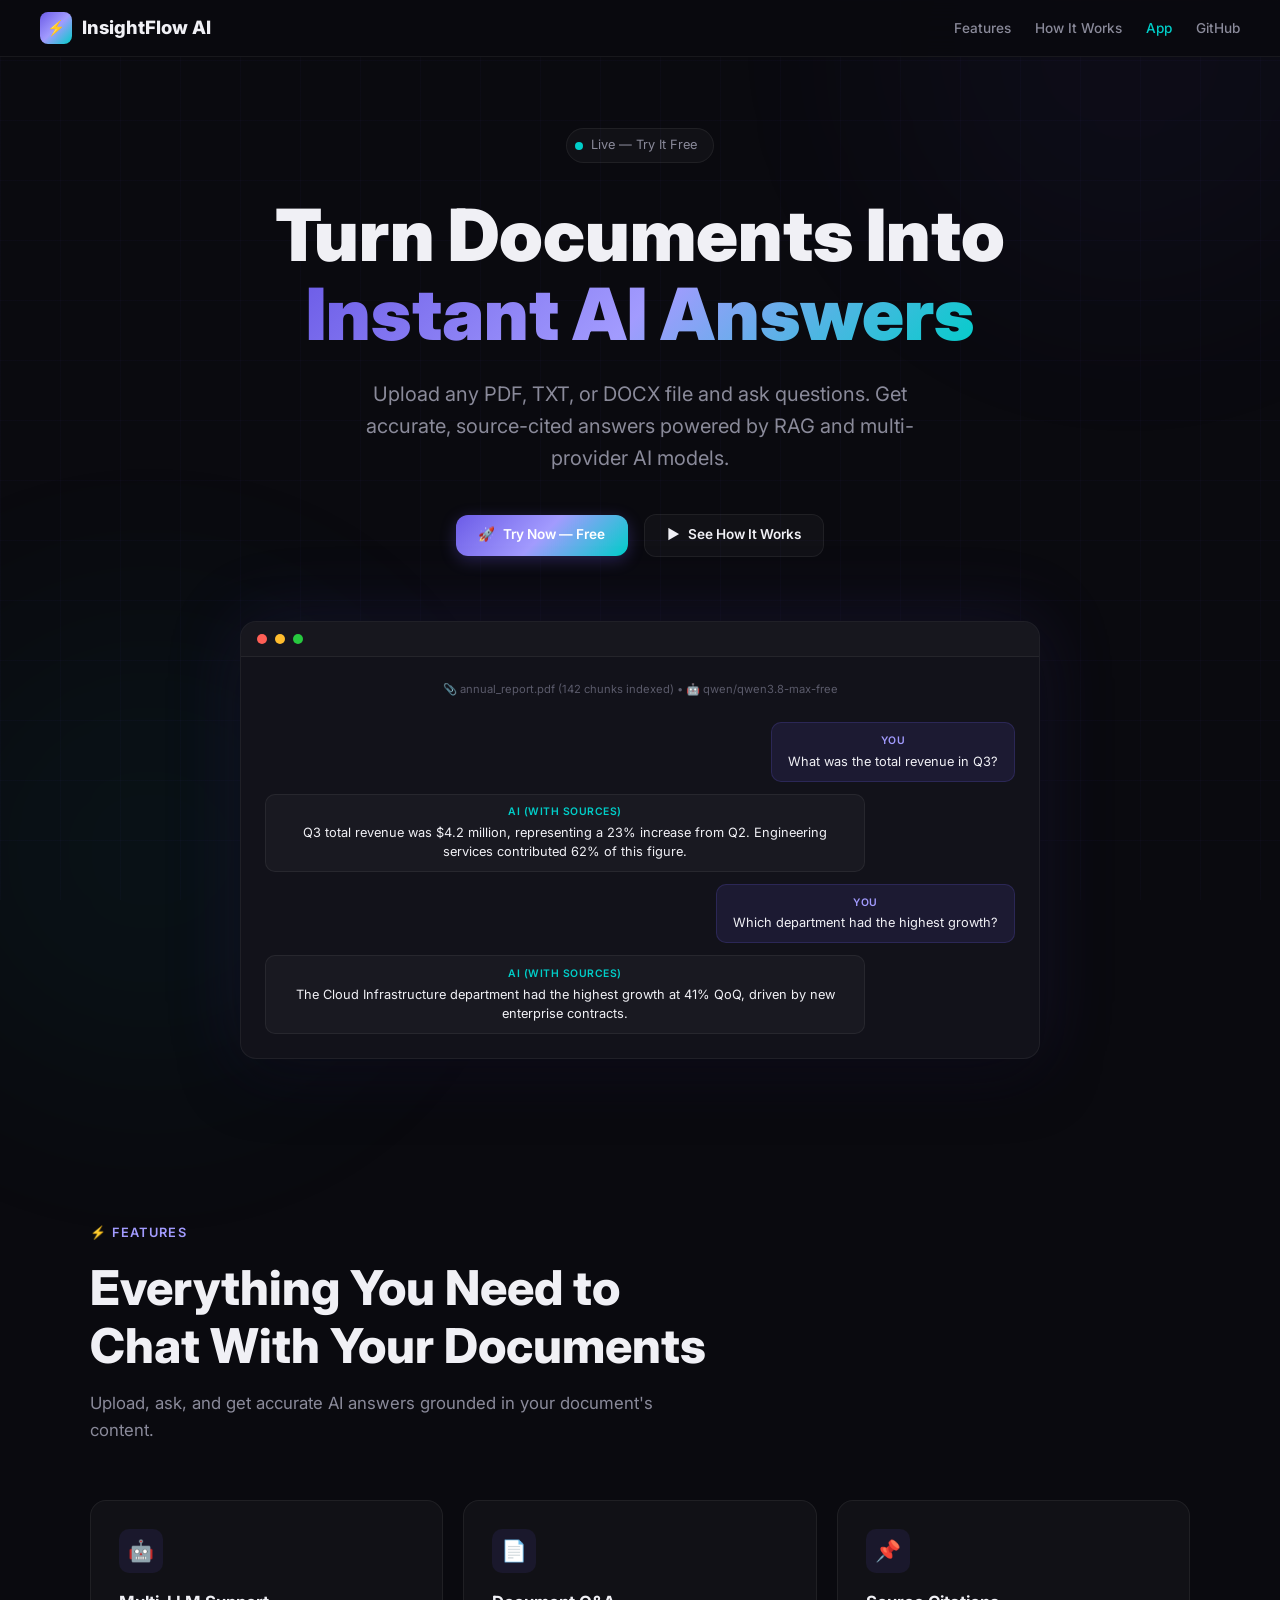
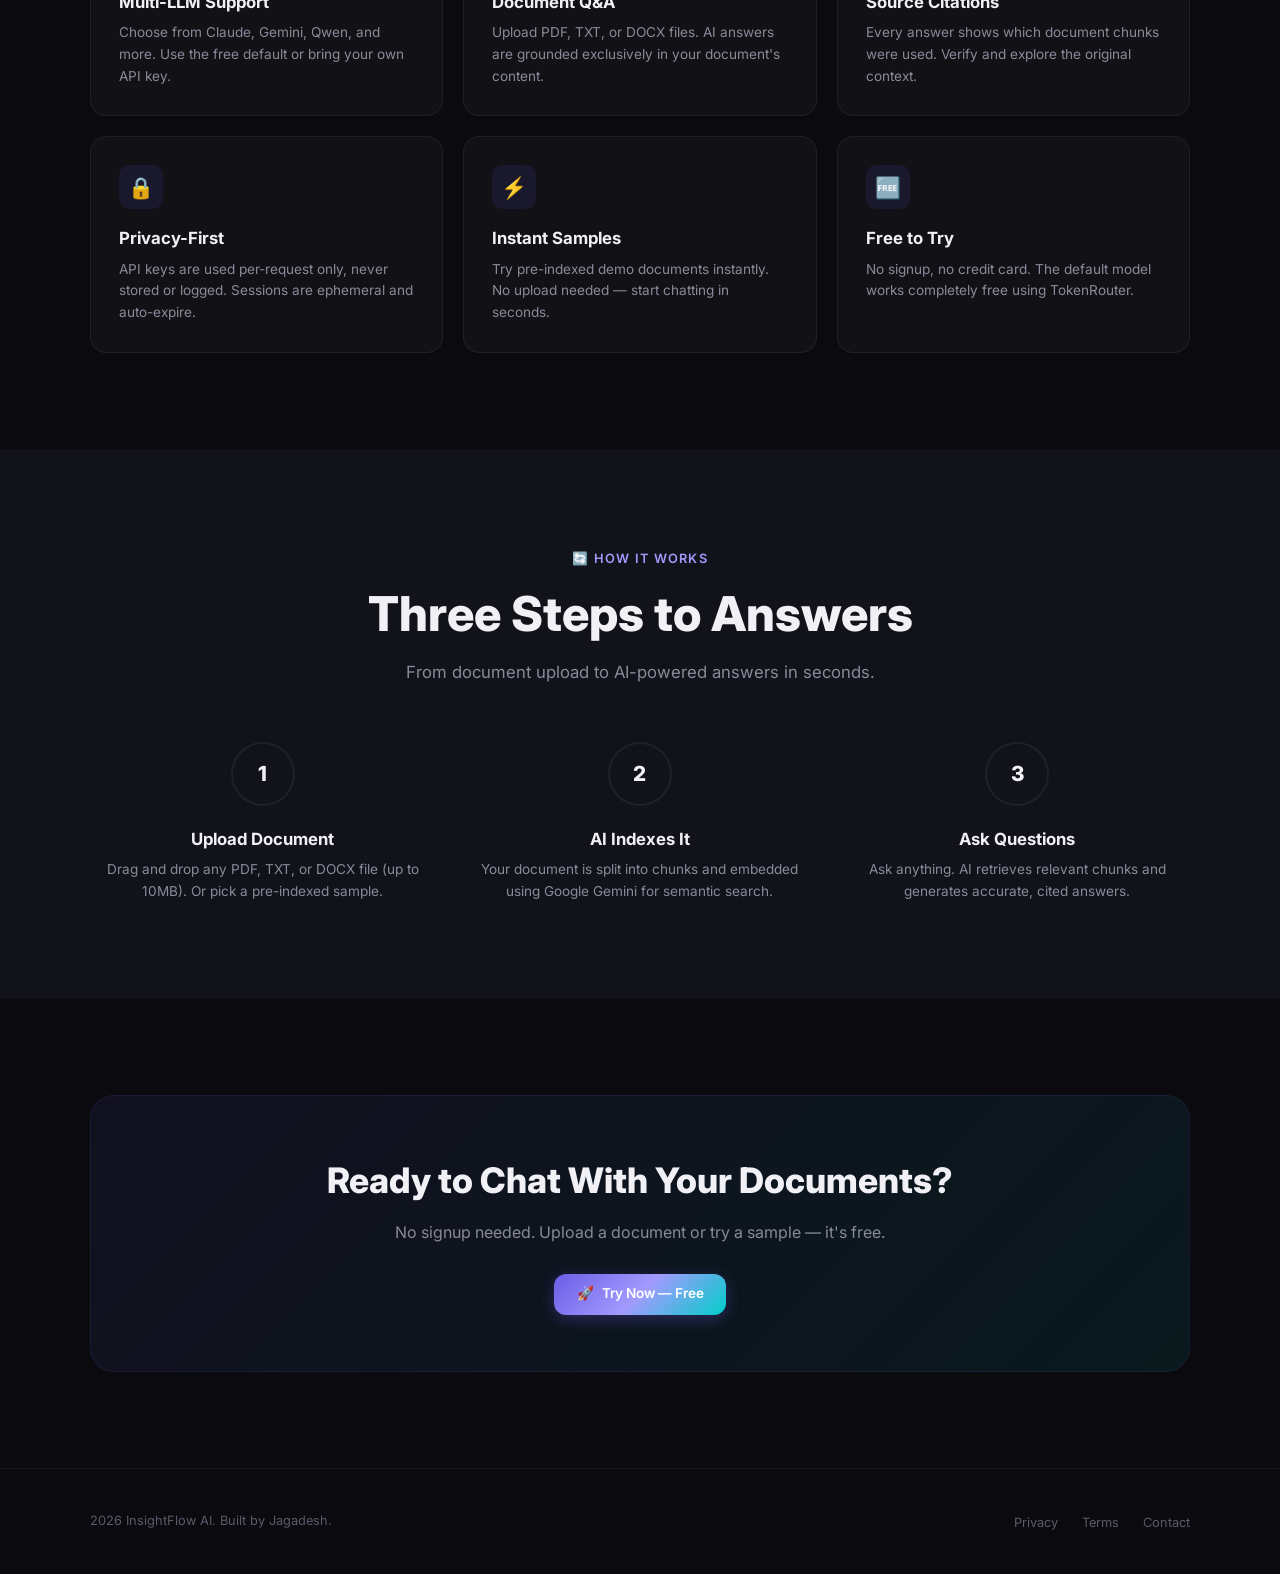
<file: index.html>
<!DOCTYPE html>
<html lang="en">
<head>
    <meta charset="UTF-8">
    <meta name="viewport" content="width=device-width, initial-scale=1.0">
    <title>InsightFlow AI — Document Q&A Powered by RAG</title>
    <meta name="description" content="Upload any PDF, TXT, or DOCX file and ask questions — get AI-powered answers with source citations using Retrieval Augmented Generation.">
    <link rel="icon" type="image/svg+xml" href="data:image/svg+xml,<svg xmlns='http://www.w3.org/2000/svg' viewBox='0 0 100 100'><text y='.9em' font-size='90'>⚡</text></svg>">
    <link rel="stylesheet" href="assets/css/common.css">
    <link rel="stylesheet" href="assets/css/landing.css">
</head>
<body>
    <!-- Background Effects -->
    <div class="bg-grid"></div>
    <div class="bg-glow bg-glow-1"></div>
    <div class="bg-glow bg-glow-2"></div>

    <!-- Navbar -->
    <nav class="navbar">
        <div class="navbar-inner">
            <a href="#" class="logo">
                <div class="logo-icon">⚡</div>
                InsightFlow AI
            </a>
            <ul class="nav-links">
                <li><a href="#features">Features</a></li>
                <li><a href="#how-it-works">How It Works</a></li>
                <li><a href="app/" class="active">App</a></li>
                <li><a href="https://github.com/jagadeshlav/InsightFlow-AI-" target="_blank">GitHub</a></li>
            </ul>
        </div>
    </nav>

    <!-- Hero -->
    <section class="hero">
        <div class="hero-badge">
            <div class="hero-badge-dot"></div>
            Live — Try It Free
        </div>
        <h1>
            Turn Documents Into<br>
            <span class="gradient-text">Instant AI Answers</span>
        </h1>
        <p>
            Upload any PDF, TXT, or DOCX file and ask questions. Get accurate, source-cited answers powered by RAG and multi-provider AI models.
        </p>
        <div class="hero-cta">
            <a href="app/" class="btn btn-primary">
                <span>🚀</span> Try Now — Free
            </a>
            <a href="#how-it-works" class="btn btn-secondary">
                <span>▶</span> See How It Works
            </a>
        </div>

        <!-- Hero Visual: Chat Preview -->
        <div class="hero-visual">
            <div class="browser-window">
                <div class="browser-header">
                    <div class="browser-dot"></div>
                    <div class="browser-dot"></div>
                    <div class="browser-dot"></div>
                </div>
                <div class="browser-body">
                    <div style="font-size: 0.7rem; color: var(--text-muted); margin-bottom: 0.5rem;">📎 annual_report.pdf (142 chunks indexed) • 🤖 qwen/qwen3.8-max-free</div>
                    <div class="demo-chat-preview">
                        <div class="demo-msg user">
                            <div class="label">You</div>
                            What was the total revenue in Q3?
                        </div>
                        <div class="demo-msg ai">
                            <div class="label">AI (with sources)</div>
                            Q3 total revenue was $4.2 million, representing a 23% increase from Q2. Engineering services contributed 62% of this figure.
                        </div>
                        <div class="demo-msg user">
                            <div class="label">You</div>
                            Which department had the highest growth?
                        </div>
                        <div class="demo-msg ai">
                            <div class="label">AI (with sources)</div>
                            The Cloud Infrastructure department had the highest growth at 41% QoQ, driven by new enterprise contracts.
                        </div>
                    </div>
                </div>
            </div>
        </div>
    </section>

    <!-- Features -->
    <section id="features">
        <div class="section-inner">
            <div class="reveal">
                <div class="section-label">⚡ Features</div>
                <h2 class="section-title">Everything You Need to<br>Chat With Your Documents</h2>
                <p class="section-subtitle">Upload, ask, and get accurate AI answers grounded in your document's content.</p>
            </div>
            <div class="features-grid">
                <div class="feature-card reveal">
                    <div class="feature-icon">🤖</div>
                    <h3>Multi-LLM Support</h3>
                    <p>Choose from Claude, Gemini, Qwen, and more. Use the free default or bring your own API key.</p>
                </div>
                <div class="feature-card reveal">
                    <div class="feature-icon">📄</div>
                    <h3>Document Q&A</h3>
                    <p>Upload PDF, TXT, or DOCX files. AI answers are grounded exclusively in your document's content.</p>
                </div>
                <div class="feature-card reveal">
                    <div class="feature-icon">📌</div>
                    <h3>Source Citations</h3>
                    <p>Every answer shows which document chunks were used. Verify and explore the original context.</p>
                </div>
                <div class="feature-card reveal">
                    <div class="feature-icon">🔒</div>
                    <h3>Privacy-First</h3>
                    <p>API keys are used per-request only, never stored or logged. Sessions are ephemeral and auto-expire.</p>
                </div>
                <div class="feature-card reveal">
                    <div class="feature-icon">⚡</div>
                    <h3>Instant Samples</h3>
                    <p>Try pre-indexed demo documents instantly. No upload needed — start chatting in seconds.</p>
                </div>
                <div class="feature-card reveal">
                    <div class="feature-icon">🆓</div>
                    <h3>Free to Try</h3>
                    <p>No signup, no credit card. The default model works completely free using TokenRouter.</p>
                </div>
            </div>
        </div>
    </section>

    <!-- How It Works -->
    <section id="how-it-works" style="background: var(--bg-secondary);">
        <div class="section-inner">
            <div class="reveal" style="text-align: center;">
                <div class="section-label">🔄 How It Works</div>
                <h2 class="section-title">Three Steps to Answers</h2>
                <p class="section-subtitle" style="margin-left: auto; margin-right: auto;">
                    From document upload to AI-powered answers in seconds.
                </p>
            </div>
            <div class="steps reveal">
                <div class="step">
                    <div class="step-number">1</div>
                    <h3>Upload Document</h3>
                    <p>Drag and drop any PDF, TXT, or DOCX file (up to 10MB). Or pick a pre-indexed sample.</p>
                </div>
                <div class="step">
                    <div class="step-number">2</div>
                    <h3>AI Indexes It</h3>
                    <p>Your document is split into chunks and embedded using Google Gemini for semantic search.</p>
                </div>
                <div class="step">
                    <div class="step-number">3</div>
                    <h3>Ask Questions</h3>
                    <p>Ask anything. AI retrieves relevant chunks and generates accurate, cited answers.</p>
                </div>
            </div>
        </div>
    </section>

    <!-- CTA -->
    <section class="cta-section">
        <div class="section-inner">
            <div class="cta-box reveal">
                <h2>Ready to Chat With Your Documents?</h2>
                <p>No signup needed. Upload a document or try a sample — it's free.</p>
                <a href="app/" class="btn btn-primary">
                    <span>🚀</span> Try Now — Free
                </a>
            </div>
        </div>
    </section>

    <!-- Footer -->
    <footer>
        <div class="footer-inner">
            <div class="footer-text">2026 InsightFlow AI. Built by Jagadesh.</div>
            <ul class="footer-links">
                <li><a href="privacy.html">Privacy</a></li>
                <li><a href="terms.html">Terms</a></li>
                <li><a href="mailto:hello@insightflowai.online">Contact</a></li>
            </ul>
        </div>
    </footer>

    <!-- Scroll Reveal Script -->
    <script>
        const revealElements = document.querySelectorAll('.reveal');
        const observer = new IntersectionObserver((entries) => {
            entries.forEach(entry => {
                if (entry.isIntersecting) entry.target.classList.add('visible');
            });
        }, { threshold: 0.1, rootMargin: '0px 0px -50px 0px' });
        revealElements.forEach(el => observer.observe(el));

        // Navbar scroll effect
        window.addEventListener('scroll', () => {
            const navbar = document.querySelector('.navbar');
            navbar.style.padding = window.scrollY > 50 ? '0.5rem 2rem' : '0.75rem 2rem';
        });
    </script>
</body>
</html>
</file>
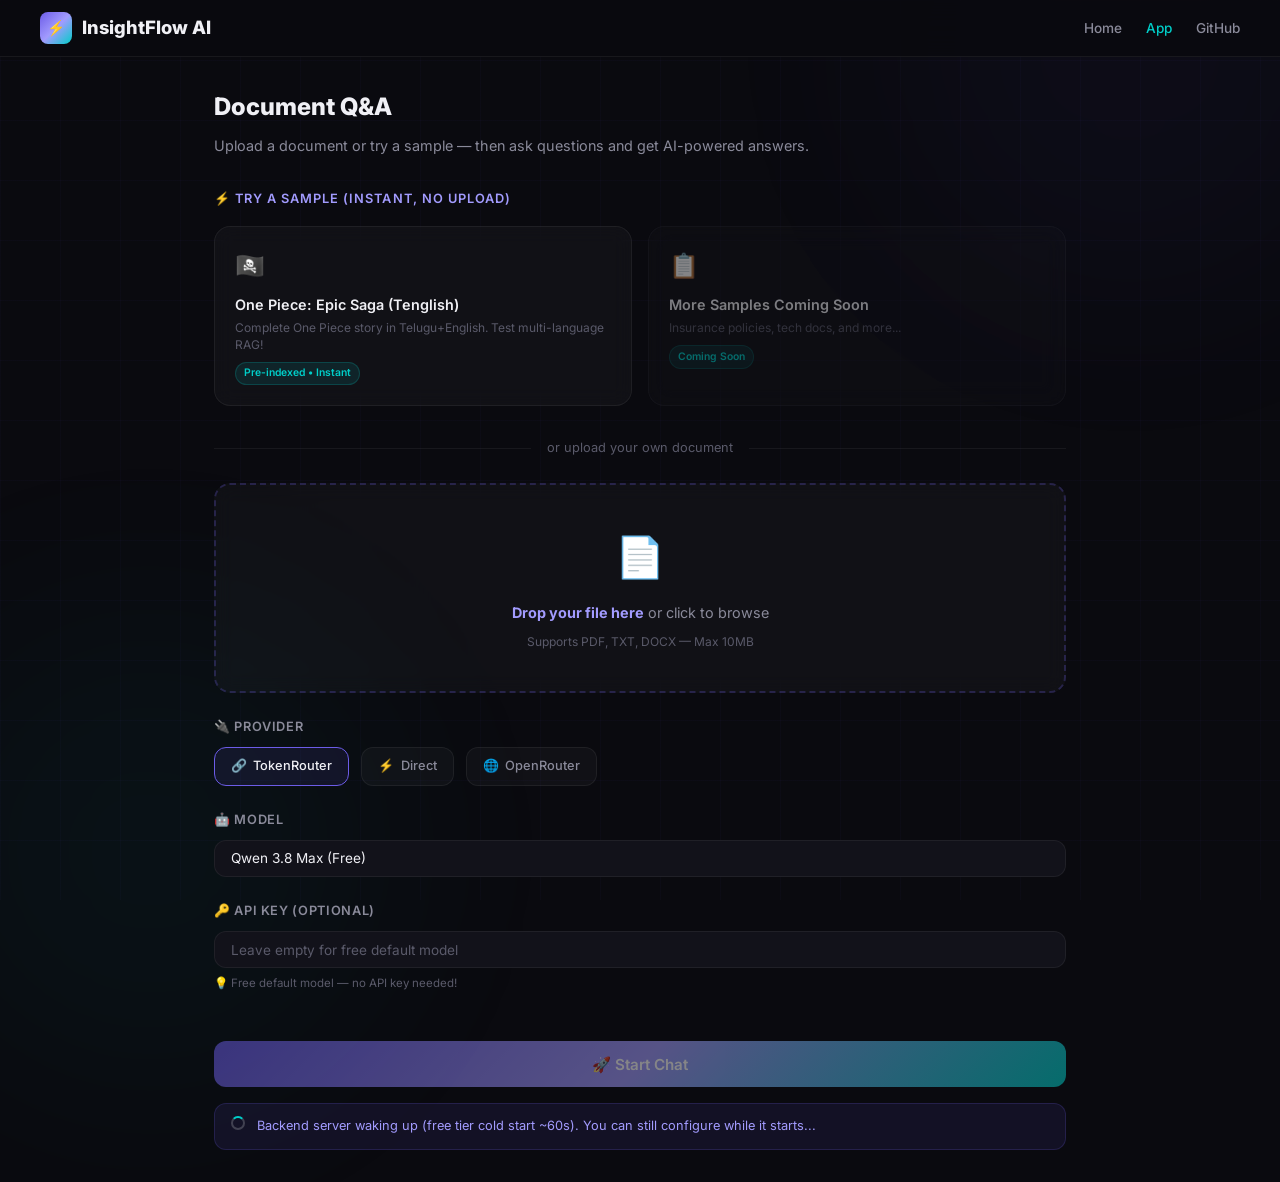
<file: app/index.html>
<!DOCTYPE html>
<html lang="en">
<head>
    <meta charset="UTF-8">
    <meta name="viewport" content="width=device-width, initial-scale=1.0">
    <title>InsightFlow AI — Document Q&A</title>
    <meta name="description" content="Upload any document and ask AI-powered questions. Get instant answers with source citations.">
    <link rel="icon" type="image/svg+xml" href="data:image/svg+xml,<svg xmlns='http://www.w3.org/2000/svg' viewBox='0 0 100 100'><text y='.9em' font-size='90'>⚡</text></svg>">
    <link rel="stylesheet" href="../assets/css/common.css">
    <link rel="stylesheet" href="../assets/css/app.css">
</head>
<body>
    <!-- Background Effects -->
    <div class="bg-grid"></div>
    <div class="bg-glow bg-glow-1"></div>
    <div class="bg-glow bg-glow-2"></div>

    <!-- Navbar -->
    <nav class="navbar">
        <div class="navbar-inner">
            <a href="../index.html" class="logo">
                <div class="logo-icon">⚡</div>
                InsightFlow AI
            </a>
            <ul class="nav-links">
                <li><a href="../index.html">Home</a></li>
                <li><a href="index.html" class="active">App</a></li>
                <li><a href="https://github.com/jagadeshlav/InsightFlow-AI-" target="_blank">GitHub</a></li>
            </ul>
        </div>
    </nav>

    <!-- App Container -->
    <main class="app-container">

        <!-- ═══════ CONFIG PANEL ═══════ -->
        <section class="config-panel" id="configPanel">
            <h2>Document Q&A</h2>
            <p class="subtitle">Upload a document or try a sample — then ask questions and get AI-powered answers.</p>

            <!-- Sample Documents -->
            <div class="samples-section">
                <h3>⚡ Try a Sample (Instant, No Upload)</h3>
                <div class="sample-cards" id="sampleCards">
                    <!-- Dynamic: populated by JS -->
                    <div class="sample-card glass-card" data-sample="one_piece">
                        <div class="icon">🏴‍☠️</div>
                        <div class="title">One Piece: Epic Saga (Tenglish)</div>
                        <div class="desc">Complete One Piece story in Telugu+English. Test multi-language RAG!</div>
                        <div class="badge">Pre-indexed • Instant</div>
                    </div>
                    <div class="sample-card glass-card coming-soon" style="opacity: 0.5; cursor: default;">
                        <div class="icon">📋</div>
                        <div class="title">More Samples Coming Soon</div>
                        <div class="desc">Insurance policies, tech docs, and more...</div>
                        <div class="badge">Coming Soon</div>
                    </div>
                </div>
            </div>

            <!-- Divider -->
            <div class="divider">or upload your own document</div>

            <!-- Upload Zone -->
            <div class="upload-zone glass-card" id="uploadZone">
                <div class="icon">📄</div>
                <div class="text">
                    <strong>Drop your file here</strong> or click to browse
                </div>
                <div class="formats">Supports PDF, TXT, DOCX — Max 10MB</div>
                <input type="file" id="fileInput" accept=".pdf,.txt,.docx">
            </div>

            <!-- Provider Selection -->
            <div class="config-section">
                <label>🔌 Provider</label>
                <div class="provider-options" id="providerOptions">
                    <div class="provider-option active" data-provider="tokenrouter">
                        <span>🔗</span> TokenRouter
                    </div>
                    <div class="provider-option" data-provider="direct">
                        <span>⚡</span> Direct
                    </div>
                    <div class="provider-option" data-provider="openrouter">
                        <span>🌐</span> OpenRouter
                    </div>
                </div>
            </div>

            <!-- Model Selection -->
            <div class="config-section">
                <label>🤖 Model</label>
                <select class="model-select" id="modelSelect">
                    <option value="qwen/qwen3.8-max-free">Qwen 3.8 Max (Free)</option>
                    <option value="moonshotai/kimi-k3">Moonshot Kimi K3</option>
                </select>
            </div>

            <!-- API Key -->
            <div class="config-section">
                <label>🔑 API Key (optional)</label>
                <input type="password" class="api-key-input" id="apiKeyInput" placeholder="Leave empty for free default model">
                <div class="config-hint" id="keyHint">💡 Free default model — no API key needed!</div>
            </div>

            <!-- Start Chat Button -->
            <button class="btn btn-primary start-chat-btn" id="startChatBtn" disabled>
                🚀 Start Chat
            </button>

            <!-- Status Message -->
            <div class="status-message" id="statusMessage"></div>
        </section>

        <!-- ═══════ CHAT PANEL (hidden initially, shown by JS) ═══════ -->
        <section class="chat-panel" id="chatPanel" style="display: none;">
            <!-- Will be built in Task 8 -->
        </section>

    </main>

    <!-- Scripts -->
    <script src="../assets/js/config.js"></script>
    <script src="../assets/js/app.js"></script>
</body>
</html>
</file>
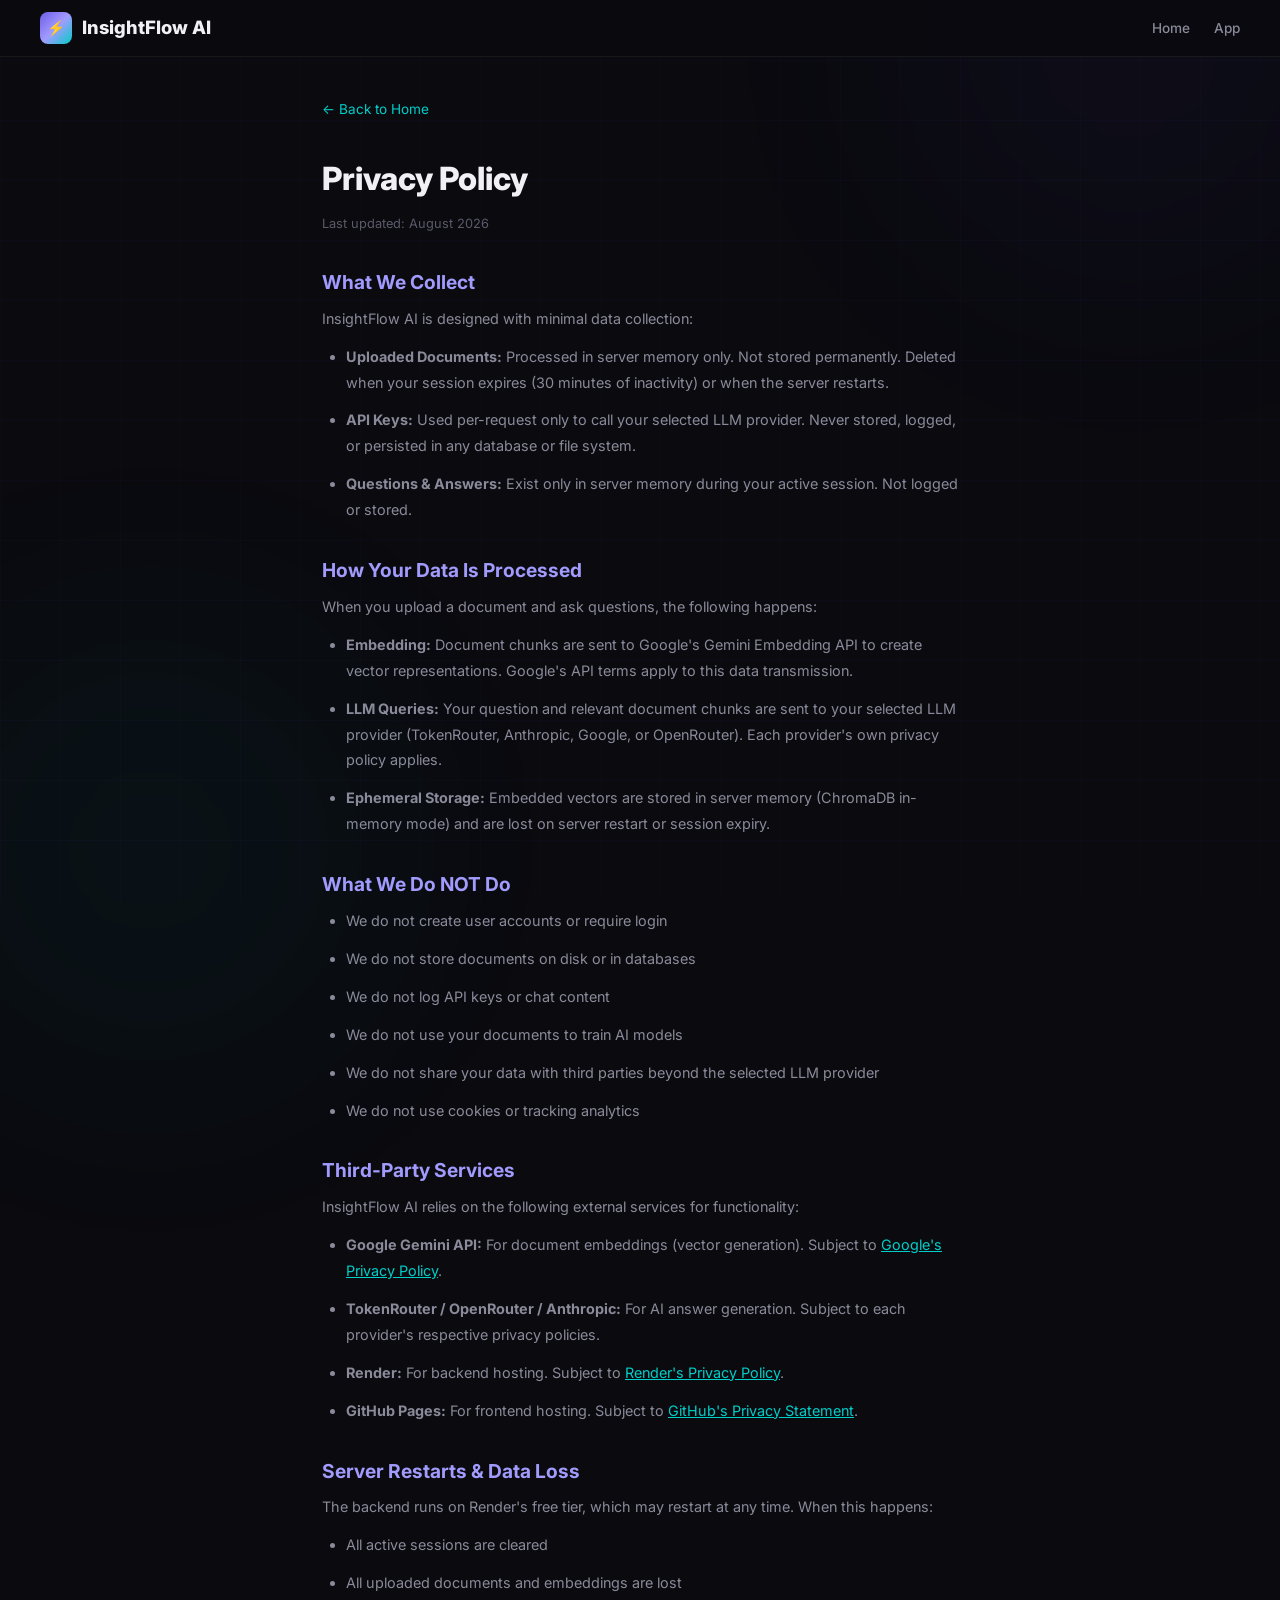
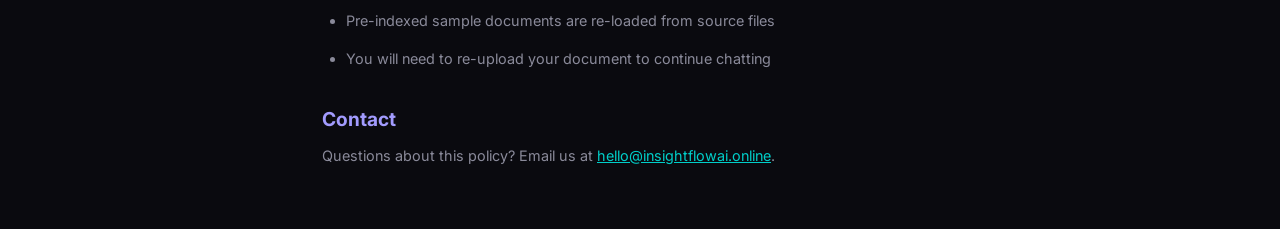
<file: privacy.html>
<!DOCTYPE html>
<html lang="en">
<head>
    <meta charset="UTF-8">
    <meta name="viewport" content="width=device-width, initial-scale=1.0">
    <title>Privacy Policy — InsightFlow AI</title>
    <link rel="icon" type="image/svg+xml" href="data:image/svg+xml,<svg xmlns='http://www.w3.org/2000/svg' viewBox='0 0 100 100'><text y='.9em' font-size='90'>⚡</text></svg>">
    <link rel="stylesheet" href="assets/css/common.css">
    <style>
        .content { position: relative; z-index: 1; max-width: 700px; margin: 0 auto; padding: 6rem 2rem 3rem; }
        .content h1 { font-size: 2rem; font-weight: 800; margin-bottom: 0.5rem; }
        .content .updated { font-size: 0.8rem; color: var(--text-muted); margin-bottom: 2rem; }
        .content h2 { font-size: 1.2rem; font-weight: 700; margin-top: 2rem; margin-bottom: 0.5rem; color: var(--accent-2); }
        .content p, .content li { font-size: 0.9rem; color: var(--text-secondary); line-height: 1.8; margin-bottom: 0.75rem; }
        .content ul { padding-left: 1.5rem; }
        .back-link { display: inline-flex; align-items: center; gap: 0.4rem; color: var(--accent-3); text-decoration: none; font-size: 0.85rem; margin-bottom: 2rem; }
        .back-link:hover { text-decoration: underline; }
    </style>
</head>
<body>
    <div class="bg-grid"></div>
    <div class="bg-glow bg-glow-1"></div>
    <div class="bg-glow bg-glow-2"></div>

    <nav class="navbar">
        <div class="navbar-inner">
            <a href="index.html" class="logo"><div class="logo-icon">⚡</div> InsightFlow AI</a>
            <ul class="nav-links">
                <li><a href="index.html">Home</a></li>
                <li><a href="app/">App</a></li>
            </ul>
        </div>
    </nav>

    <div class="content">
        <a href="index.html" class="back-link">← Back to Home</a>
        <h1>Privacy Policy</h1>
        <p class="updated">Last updated: August 2026</p>

        <h2>What We Collect</h2>
        <p>InsightFlow AI is designed with minimal data collection:</p>
        <ul>
            <li><strong>Uploaded Documents:</strong> Processed in server memory only. Not stored permanently. Deleted when your session expires (30 minutes of inactivity) or when the server restarts.</li>
            <li><strong>API Keys:</strong> Used per-request only to call your selected LLM provider. Never stored, logged, or persisted in any database or file system.</li>
            <li><strong>Questions & Answers:</strong> Exist only in server memory during your active session. Not logged or stored.</li>
        </ul>

        <h2>How Your Data Is Processed</h2>
        <p>When you upload a document and ask questions, the following happens:</p>
        <ul>
            <li><strong>Embedding:</strong> Document chunks are sent to Google's Gemini Embedding API to create vector representations. Google's API terms apply to this data transmission.</li>
            <li><strong>LLM Queries:</strong> Your question and relevant document chunks are sent to your selected LLM provider (TokenRouter, Anthropic, Google, or OpenRouter). Each provider's own privacy policy applies.</li>
            <li><strong>Ephemeral Storage:</strong> Embedded vectors are stored in server memory (ChromaDB in-memory mode) and are lost on server restart or session expiry.</li>
        </ul>

        <h2>What We Do NOT Do</h2>
        <ul>
            <li>We do not create user accounts or require login</li>
            <li>We do not store documents on disk or in databases</li>
            <li>We do not log API keys or chat content</li>
            <li>We do not use your documents to train AI models</li>
            <li>We do not share your data with third parties beyond the selected LLM provider</li>
            <li>We do not use cookies or tracking analytics</li>
        </ul>

        <h2>Third-Party Services</h2>
        <p>InsightFlow AI relies on the following external services for functionality:</p>
        <ul>
            <li><strong>Google Gemini API:</strong> For document embeddings (vector generation). Subject to <a href="https://policies.google.com/privacy" style="color: var(--accent-3);">Google's Privacy Policy</a>.</li>
            <li><strong>TokenRouter / OpenRouter / Anthropic:</strong> For AI answer generation. Subject to each provider's respective privacy policies.</li>
            <li><strong>Render:</strong> For backend hosting. Subject to <a href="https://render.com/privacy" style="color: var(--accent-3);">Render's Privacy Policy</a>.</li>
            <li><strong>GitHub Pages:</strong> For frontend hosting. Subject to <a href="https://docs.github.com/en/site-policy/privacy-policies/github-general-privacy-statement" style="color: var(--accent-3);">GitHub's Privacy Statement</a>.</li>
        </ul>

        <h2>Server Restarts & Data Loss</h2>
        <p>The backend runs on Render's free tier, which may restart at any time. When this happens:</p>
        <ul>
            <li>All active sessions are cleared</li>
            <li>All uploaded documents and embeddings are lost</li>
            <li>Pre-indexed sample documents are re-loaded from source files</li>
            <li>You will need to re-upload your document to continue chatting</li>
        </ul>

        <h2>Contact</h2>
        <p>Questions about this policy? Email us at <a href="mailto:hello@insightflowai.online" style="color: var(--accent-3);">hello@insightflowai.online</a>.</p>
    </div>
</body>
</html>
</file>
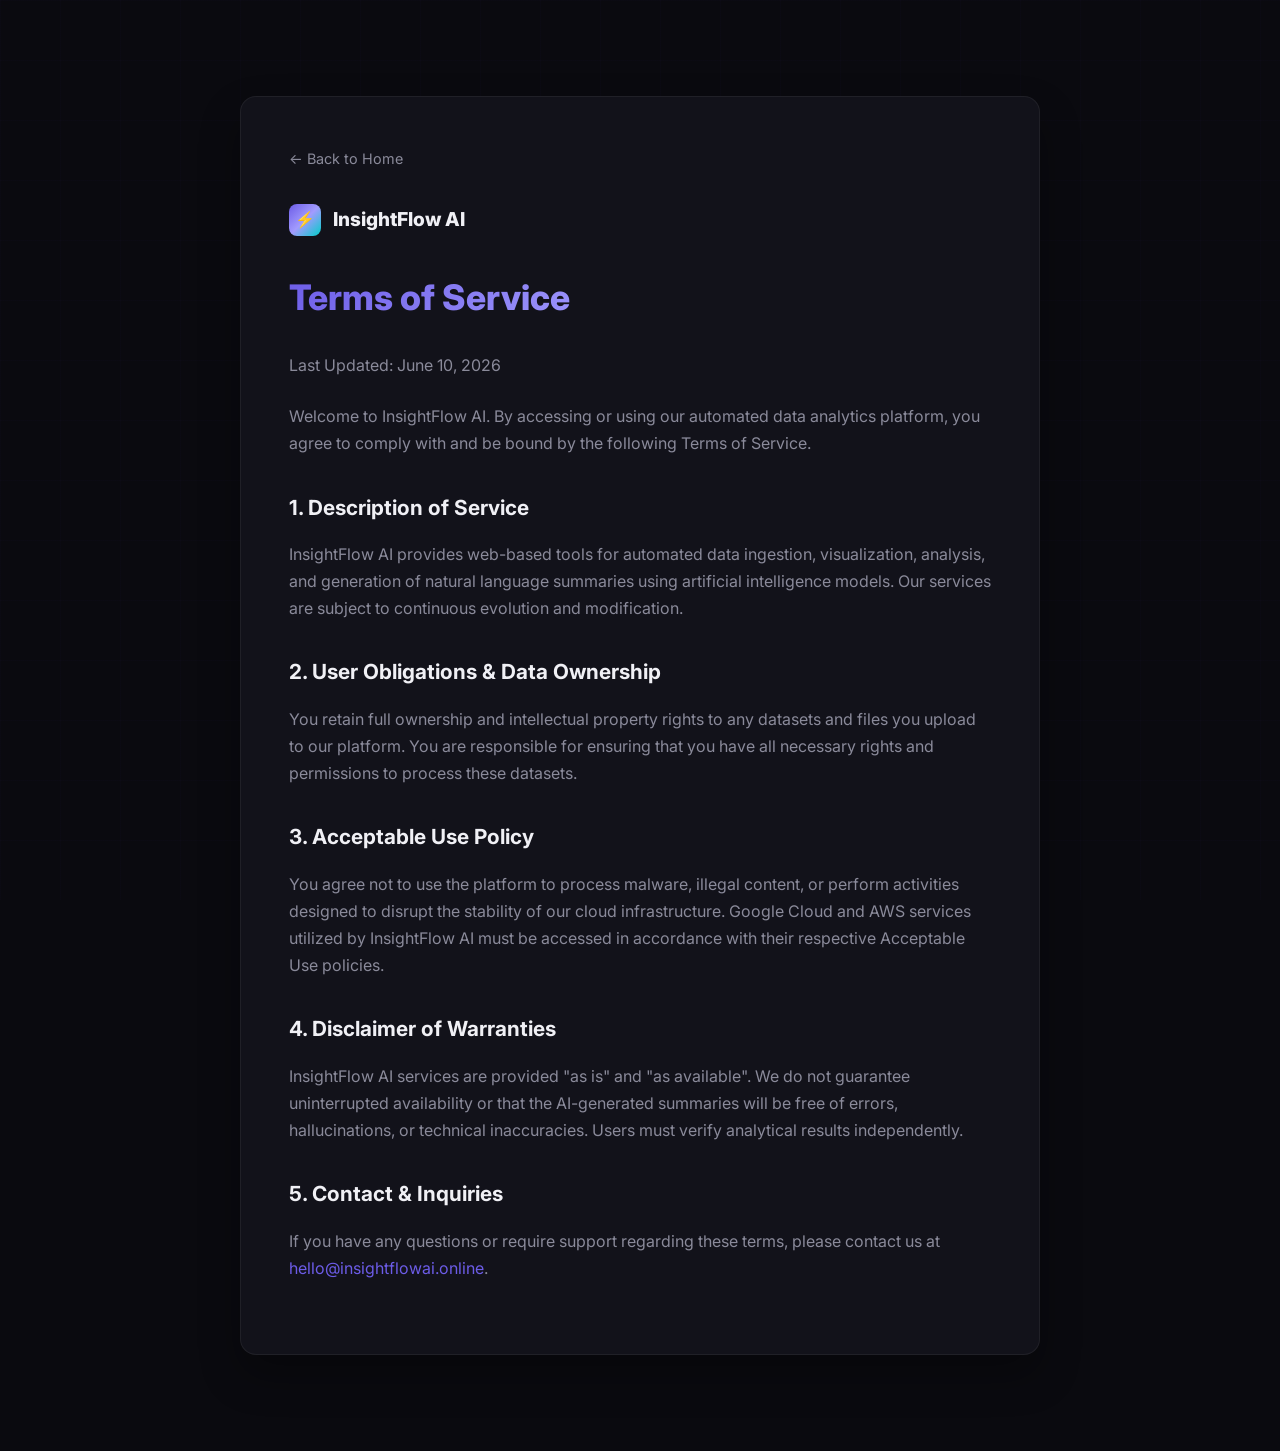
<file: terms.html>
<!DOCTYPE html>
<html lang="en">
<head>
    <meta charset="UTF-8">
    <meta name="viewport" content="width=device-width, initial-scale=1.0">
    <title>Terms of Service — InsightFlow AI</title>
    <link rel="preconnect" href="https://fonts.googleapis.com">
    <link rel="preconnect" href="https://fonts.gstatic.com" crossorigin>
    <link href="https://fonts.googleapis.com/css2?family=Inter:wght@300;400;500;600;700;800&display=swap" rel="stylesheet">
    <style>
        *, *::before, *::after {
            margin: 0;
            padding: 0;
            box-sizing: border-box;
        }

        :root {
            --bg-primary: #0a0a0f;
            --bg-secondary: #12121a;
            --bg-card: rgba(255, 255, 255, 0.03);
            --border-subtle: rgba(255, 255, 255, 0.06);
            --text-primary: #f0f0f5;
            --text-secondary: #8a8a9a;
            --text-muted: #5a5a6a;
            --accent-1: #6c5ce7;
            --accent-gradient: linear-gradient(135deg, #6c5ce7 0%, #a29bfe 50%, #00cec9 100%);
        }

        body {
            font-family: 'Inter', -apple-system, BlinkMacSystemFont, sans-serif;
            background: var(--bg-primary);
            color: var(--text-primary);
            line-height: 1.7;
            padding: 2rem 1rem;
        }

        .bg-grid {
            position: fixed;
            inset: 0;
            z-index: 0;
            background-image: 
                linear-gradient(rgba(108, 92, 231, 0.02) 1px, transparent 1px),
                linear-gradient(90deg, rgba(108, 92, 231, 0.02) 1px, transparent 1px);
            background-size: 60px 60px;
            pointer-events: none;
        }

        .container {
            max-width: 800px;
            margin: 4rem auto;
            position: relative;
            z-index: 1;
            background: var(--bg-secondary);
            border: 1px solid var(--border-subtle);
            border-radius: 16px;
            padding: 3rem;
            box-shadow: 0 20px 40px rgba(0, 0, 0, 0.3);
        }

        .logo {
            display: inline-flex;
            align-items: center;
            gap: 0.75rem;
            text-decoration: none;
            font-weight: 800;
            font-size: 1.2rem;
            color: var(--text-primary);
            margin-bottom: 2rem;
        }

        .logo-icon {
            width: 32px;
            height: 32px;
            border-radius: 8px;
            background: var(--accent-gradient);
            display: flex;
            align-items: center;
            justify-content: center;
            font-size: 1rem;
            color: white;
        }

        h1 {
            font-size: 2.2rem;
            font-weight: 800;
            margin-bottom: 1.5rem;
            background: var(--accent-gradient);
            -webkit-background-clip: text;
            -webkit-text-fill-color: transparent;
            background-clip: text;
        }

        p {
            color: var(--text-secondary);
            margin-bottom: 1.5rem;
        }

        h2 {
            font-size: 1.3rem;
            font-weight: 700;
            margin: 2rem 0 1rem;
            color: var(--text-primary);
        }

        ul {
            list-style-position: inside;
            color: var(--text-secondary);
            margin-bottom: 1.5rem;
            padding-left: 1rem;
        }

        li {
            margin-bottom: 0.5rem;
        }

        .back-link {
            display: inline-flex;
            align-items: center;
            gap: 0.5rem;
            color: var(--text-secondary);
            text-decoration: none;
            font-size: 0.9rem;
            margin-bottom: 2rem;
            transition: color 0.3s ease;
        }

        .back-link:hover {
            color: var(--text-primary);
        }
    </style>
</head>
<body>
    <div class="bg-grid"></div>
    <div class="container">
        <a href="index.html" class="back-link">← Back to Home</a>
        <br>
        <a href="index.html" class="logo">
            <div class="logo-icon">⚡</div>
            InsightFlow AI
        </a>
        <h1>Terms of Service</h1>
        <p>Last Updated: June 10, 2026</p>
        <p>Welcome to InsightFlow AI. By accessing or using our automated data analytics platform, you agree to comply with and be bound by the following Terms of Service.</p>

        <h2>1. Description of Service</h2>
        <p>InsightFlow AI provides web-based tools for automated data ingestion, visualization, analysis, and generation of natural language summaries using artificial intelligence models. Our services are subject to continuous evolution and modification.</p>

        <h2>2. User Obligations & Data Ownership</h2>
        <p>You retain full ownership and intellectual property rights to any datasets and files you upload to our platform. You are responsible for ensuring that you have all necessary rights and permissions to process these datasets.</p>

        <h2>3. Acceptable Use Policy</h2>
        <p>You agree not to use the platform to process malware, illegal content, or perform activities designed to disrupt the stability of our cloud infrastructure. Google Cloud and AWS services utilized by InsightFlow AI must be accessed in accordance with their respective Acceptable Use policies.</p>

        <h2>4. Disclaimer of Warranties</h2>
        <p>InsightFlow AI services are provided "as is" and "as available". We do not guarantee uninterrupted availability or that the AI-generated summaries will be free of errors, hallucinations, or technical inaccuracies. Users must verify analytical results independently.</p>

        <h2>5. Contact & Inquiries</h2>
        <p>If you have any questions or require support regarding these terms, please contact us at <a href="mailto:hello@insightflowai.online" style="color: var(--accent-1); text-decoration: none;">hello@insightflowai.online</a>.</p>
    </div>
</body>
</html>
</file>
<file: assets/css/common.css>
/* ====== InsightFlow AI — Common Styles ====== */
/* Shared variables, fonts, base, background effects, glassmorphism */

@import url('https://fonts.googleapis.com/css2?family=Inter:wght@300;400;500;600;700;800;900&display=swap');

*, *::before, *::after {
    margin: 0;
    padding: 0;
    box-sizing: border-box;
}

:root {
    --bg-primary: #0a0a0f;
    --bg-secondary: #12121a;
    --bg-card: rgba(255, 255, 255, 0.03);
    --bg-card-hover: rgba(255, 255, 255, 0.06);
    --border-subtle: rgba(255, 255, 255, 0.06);
    --border-hover: rgba(255, 255, 255, 0.12);
    --text-primary: #f0f0f5;
    --text-secondary: #8a8a9a;
    --text-muted: #5a5a6a;
    --accent-1: #6c5ce7;
    --accent-2: #a29bfe;
    --accent-3: #00cec9;
    --accent-gradient: linear-gradient(135deg, #6c5ce7 0%, #a29bfe 50%, #00cec9 100%);
    --glow-purple: rgba(108, 92, 231, 0.15);
    --glow-cyan: rgba(0, 206, 201, 0.15);
    --success: #00b894;
    --error: #e74c3c;
    --warning: #fdcb6e;
    --radius-sm: 8px;
    --radius-md: 12px;
    --radius-lg: 16px;
    --radius-xl: 24px;
    --shadow-sm: 0 2px 8px rgba(0, 0, 0, 0.2);
    --shadow-md: 0 8px 24px rgba(0, 0, 0, 0.3);
    --shadow-lg: 0 16px 48px rgba(0, 0, 0, 0.4);
}

html { scroll-behavior: smooth; }

body {
    font-family: 'Inter', -apple-system, BlinkMacSystemFont, sans-serif;
    background: var(--bg-primary);
    color: var(--text-primary);
    line-height: 1.6;
    overflow-x: hidden;
    min-height: 100vh;
}

/* ====== Background Effects ====== */
.bg-grid {
    position: fixed;
    inset: 0;
    z-index: 0;
    background-image:
        linear-gradient(rgba(108, 92, 231, 0.03) 1px, transparent 1px),
        linear-gradient(90deg, rgba(108, 92, 231, 0.03) 1px, transparent 1px);
    background-size: 60px 60px;
    pointer-events: none;
}

.bg-glow {
    position: fixed;
    width: 500px;
    height: 500px;
    border-radius: 50%;
    filter: blur(120px);
    opacity: 0.3;
    pointer-events: none;
    z-index: 0;
}

.bg-glow-1 {
    top: -200px;
    right: -100px;
    background: var(--glow-purple);
    animation: float 8s ease-in-out infinite;
}

.bg-glow-2 {
    bottom: -200px;
    left: -100px;
    background: var(--glow-cyan);
    animation: float 10s ease-in-out infinite reverse;
}

@keyframes float {
    0%, 100% { transform: translate(0, 0) scale(1); }
    50% { transform: translate(30px, -30px) scale(1.1); }
}

/* ====== Navbar ====== */
.navbar {
    position: fixed;
    top: 0;
    left: 0;
    right: 0;
    z-index: 100;
    padding: 0.75rem 2rem;
    backdrop-filter: blur(20px);
    background: rgba(10, 10, 15, 0.85);
    border-bottom: 1px solid var(--border-subtle);
}

.navbar-inner {
    max-width: 1200px;
    margin: 0 auto;
    display: flex;
    align-items: center;
    justify-content: space-between;
}

.logo {
    display: flex;
    align-items: center;
    gap: 0.6rem;
    text-decoration: none;
    font-weight: 800;
    font-size: 1.15rem;
    color: var(--text-primary);
}

.logo-icon {
    width: 32px;
    height: 32px;
    border-radius: 8px;
    background: var(--accent-gradient);
    display: flex;
    align-items: center;
    justify-content: center;
    font-size: 0.9rem;
}

.nav-links {
    display: flex;
    align-items: center;
    gap: 1.5rem;
    list-style: none;
}

.nav-links a {
    color: var(--text-secondary);
    text-decoration: none;
    font-size: 0.85rem;
    font-weight: 500;
    transition: color 0.3s ease;
}

.nav-links a:hover { color: var(--text-primary); }

.nav-links a.active {
    color: var(--accent-3);
}

/* ====== Buttons ====== */
.btn {
    display: inline-flex;
    align-items: center;
    justify-content: center;
    gap: 0.5rem;
    padding: 0.6rem 1.4rem;
    border-radius: var(--radius-md);
    font-weight: 600;
    font-size: 0.85rem;
    text-decoration: none;
    transition: all 0.3s ease;
    cursor: pointer;
    border: none;
    font-family: inherit;
}

.btn-primary {
    background: var(--accent-gradient);
    color: white;
    box-shadow: 0 4px 16px rgba(108, 92, 231, 0.3);
}

.btn-primary:hover {
    transform: translateY(-2px);
    box-shadow: 0 6px 24px rgba(108, 92, 231, 0.4);
}

.btn-primary:disabled {
    opacity: 0.5;
    cursor: not-allowed;
    transform: none;
    box-shadow: none;
}

.btn-secondary {
    background: var(--bg-card);
    color: var(--text-primary);
    border: 1px solid var(--border-subtle);
}

.btn-secondary:hover {
    background: var(--bg-card-hover);
    border-color: var(--border-hover);
}

/* ====== Glassmorphism Card ====== */
.glass-card {
    background: var(--bg-card);
    border: 1px solid var(--border-subtle);
    border-radius: var(--radius-lg);
    backdrop-filter: blur(10px);
    transition: all 0.3s ease;
}

.glass-card:hover {
    border-color: var(--border-hover);
    box-shadow: var(--shadow-md);
}

/* ====== Animations ====== */
@keyframes fadeInUp {
    from { opacity: 0; transform: translateY(20px); }
    to { opacity: 1; transform: translateY(0); }
}

@keyframes shimmer {
    0% { background-position: -200% 0; }
    100% { background-position: 200% 0; }
}

@keyframes pulse-border {
    0%, 100% { border-color: rgba(108, 92, 231, 0.3); }
    50% { border-color: rgba(108, 92, 231, 0.7); }
}

@keyframes spin {
    from { transform: rotate(0deg); }
    to { transform: rotate(360deg); }
}

.animate-in {
    animation: fadeInUp 0.5s ease forwards;
}

.skeleton {
    background: linear-gradient(90deg, var(--bg-card) 25%, rgba(255,255,255,0.06) 50%, var(--bg-card) 75%);
    background-size: 200% 100%;
    animation: shimmer 1.5s infinite;
    border-radius: var(--radius-sm);
}

/* ====== Responsive ====== */
@media (max-width: 768px) {
    .navbar { padding: 0.6rem 1rem; }
    .nav-links { gap: 1rem; }
}
</file>
<file: assets/css/landing.css>
/* ====== InsightFlow AI — Landing Page Styles ====== */

/* ====== Hero ====== */
.hero {
    position: relative;
    z-index: 1;
    min-height: 100vh;
    display: flex;
    flex-direction: column;
    align-items: center;
    justify-content: center;
    text-align: center;
    padding: 8rem 2rem 4rem;
}

.hero-badge {
    display: inline-flex;
    align-items: center;
    gap: 0.5rem;
    padding: 0.4rem 1rem 0.4rem 0.5rem;
    border-radius: 50px;
    background: var(--bg-card);
    border: 1px solid var(--border-subtle);
    font-size: 0.8rem;
    color: var(--text-secondary);
    margin-bottom: 2rem;
    animation: fadeInUp 0.8s ease forwards;
}

.hero-badge-dot {
    width: 8px;
    height: 8px;
    border-radius: 50%;
    background: var(--accent-3);
    animation: pulse-dot 2s ease-in-out infinite;
}

@keyframes pulse-dot {
    0%, 100% { opacity: 1; box-shadow: 0 0 0 0 rgba(0, 206, 201, 0.4); }
    50% { opacity: 0.8; box-shadow: 0 0 0 6px rgba(0, 206, 201, 0); }
}

.hero h1 {
    font-size: clamp(2.5rem, 6vw, 4.5rem);
    font-weight: 900;
    line-height: 1.1;
    margin-bottom: 1.5rem;
    animation: fadeInUp 0.8s ease 0.1s both;
}

.hero h1 .gradient-text {
    background: var(--accent-gradient);
    -webkit-background-clip: text;
    -webkit-text-fill-color: transparent;
    background-clip: text;
}

.hero p {
    font-size: clamp(1rem, 2vw, 1.25rem);
    color: var(--text-secondary);
    max-width: 600px;
    margin-bottom: 2.5rem;
    animation: fadeInUp 0.8s ease 0.2s both;
}

.hero-cta {
    display: flex;
    align-items: center;
    gap: 1rem;
    animation: fadeInUp 0.8s ease 0.3s both;
}

/* Hero Visual */
.hero-visual {
    margin-top: 4rem;
    width: 100%;
    max-width: 800px;
    animation: fadeInUp 0.8s ease 0.4s both;
}

.browser-window {
    border-radius: 16px;
    border: 1px solid var(--border-subtle);
    background: var(--bg-secondary);
    overflow: hidden;
    box-shadow: 0 20px 60px rgba(0, 0, 0, 0.4), 0 0 80px var(--glow-purple);
}

.browser-header {
    display: flex;
    align-items: center;
    gap: 8px;
    padding: 12px 16px;
    background: rgba(255, 255, 255, 0.02);
    border-bottom: 1px solid var(--border-subtle);
}

.browser-dot { width: 10px; height: 10px; border-radius: 50%; }
.browser-dot:nth-child(1) { background: #ff5f56; }
.browser-dot:nth-child(2) { background: #ffbd2e; }
.browser-dot:nth-child(3) { background: #27c93f; }

.browser-body {
    padding: 1.5rem;
    display: flex;
    flex-direction: column;
    gap: 1rem;
}

.demo-chat-preview { display: flex; flex-direction: column; gap: 0.75rem; }

.demo-msg {
    padding: 0.6rem 1rem;
    border-radius: 10px;
    font-size: 0.8rem;
    max-width: 80%;
    line-height: 1.5;
}

.demo-msg.user {
    align-self: flex-end;
    background: rgba(108, 92, 231, 0.12);
    border: 1px solid rgba(108, 92, 231, 0.2);
}

.demo-msg.ai {
    align-self: flex-start;
    background: var(--bg-card);
    border: 1px solid var(--border-subtle);
}

.demo-msg .label {
    font-size: 0.65rem;
    font-weight: 600;
    text-transform: uppercase;
    letter-spacing: 0.05em;
    margin-bottom: 0.2rem;
}

.demo-msg.user .label { color: var(--accent-2); }
.demo-msg.ai .label { color: var(--accent-3); }

/* ====== Sections ====== */
section {
    position: relative;
    z-index: 1;
    padding: 6rem 2rem;
}

.section-inner {
    max-width: 1100px;
    margin: 0 auto;
}

.section-label {
    display: inline-flex;
    align-items: center;
    gap: 0.5rem;
    font-size: 0.8rem;
    font-weight: 600;
    text-transform: uppercase;
    letter-spacing: 0.1em;
    color: var(--accent-2);
    margin-bottom: 1rem;
}

.section-title {
    font-size: clamp(2rem, 4vw, 3rem);
    font-weight: 800;
    line-height: 1.2;
    margin-bottom: 1rem;
}

.section-subtitle {
    font-size: 1.05rem;
    color: var(--text-secondary);
    max-width: 600px;
    margin-bottom: 3.5rem;
}

/* ====== Features ====== */
.features-grid {
    display: grid;
    grid-template-columns: repeat(auto-fit, minmax(280px, 1fr));
    gap: 1.25rem;
}

.feature-card {
    padding: 1.75rem;
    border-radius: var(--radius-lg);
    background: var(--bg-card);
    border: 1px solid var(--border-subtle);
    transition: all 0.4s ease;
    position: relative;
    overflow: hidden;
}

.feature-card::before {
    content: '';
    position: absolute;
    top: 0; left: 0; right: 0;
    height: 2px;
    background: var(--accent-gradient);
    opacity: 0;
    transition: opacity 0.4s ease;
}

.feature-card:hover {
    border-color: rgba(108, 92, 231, 0.2);
    transform: translateY(-3px);
    box-shadow: 0 10px 30px rgba(0, 0, 0, 0.2);
}

.feature-card:hover::before { opacity: 1; }

.feature-icon {
    width: 44px; height: 44px;
    border-radius: 10px;
    display: flex; align-items: center; justify-content: center;
    font-size: 1.3rem;
    margin-bottom: 1rem;
    background: rgba(108, 92, 231, 0.1);
}

.feature-card h3 { font-size: 1.05rem; font-weight: 700; margin-bottom: 0.4rem; }
.feature-card p { font-size: 0.85rem; color: var(--text-secondary); line-height: 1.6; }

/* ====== How It Works ====== */
.steps {
    display: grid;
    grid-template-columns: repeat(3, 1fr);
    gap: 2rem;
    text-align: center;
}

.step-number {
    width: 64px; height: 64px;
    border-radius: 50%;
    background: var(--bg-secondary);
    border: 2px solid var(--border-subtle);
    display: flex; align-items: center; justify-content: center;
    font-size: 1.3rem; font-weight: 800;
    margin: 0 auto 1.25rem;
    transition: all 0.3s ease;
}

.step:hover .step-number {
    border-color: var(--accent-1);
    box-shadow: 0 0 25px var(--glow-purple);
    background: var(--accent-gradient);
    color: white;
}

.step h3 { font-size: 1.05rem; font-weight: 700; margin-bottom: 0.4rem; }
.step p { font-size: 0.85rem; color: var(--text-secondary); }

/* ====== CTA ====== */
.cta-section { text-align: center; }

.cta-box {
    padding: 3.5rem;
    border-radius: var(--radius-xl);
    background: linear-gradient(135deg, rgba(108, 92, 231, 0.08) 0%, rgba(0, 206, 201, 0.08) 100%);
    border: 1px solid rgba(108, 92, 231, 0.12);
}

.cta-box h2 { font-size: clamp(1.6rem, 3vw, 2.2rem); font-weight: 800; margin-bottom: 0.75rem; }
.cta-box p { color: var(--text-secondary); font-size: 1rem; margin-bottom: 1.75rem; }

/* ====== Footer ====== */
footer {
    position: relative;
    z-index: 1;
    padding: 2.5rem 2rem;
    border-top: 1px solid var(--border-subtle);
}

.footer-inner {
    max-width: 1100px;
    margin: 0 auto;
    display: flex;
    justify-content: space-between;
    align-items: center;
}

.footer-text { font-size: 0.8rem; color: var(--text-muted); }

.footer-links { display: flex; gap: 1.5rem; list-style: none; }
.footer-links a { color: var(--text-muted); text-decoration: none; font-size: 0.8rem; transition: color 0.3s; }
.footer-links a:hover { color: var(--text-secondary); }

/* ====== Scroll Reveal ====== */
.reveal { opacity: 0; transform: translateY(25px); transition: all 0.6s ease; }
.reveal.visible { opacity: 1; transform: translateY(0); }

/* ====== Responsive ====== */
@media (max-width: 768px) {
    .hero { padding: 6rem 1.5rem 3rem; }
    .hero-cta { flex-direction: column; }
    .steps { grid-template-columns: 1fr; }
    .footer-inner { flex-direction: column; gap: 1rem; }
    .cta-box { padding: 2rem 1.5rem; }
}
</file>
<file: assets/css/app.css>
/* ====== InsightFlow AI — App Page Styles ====== */

/* ====== Main Layout ====== */
.app-container {
    position: relative;
    z-index: 1;
    max-width: 900px;
    margin: 0 auto;
    padding: 5.5rem 1.5rem 2rem;
    min-height: 100vh;
}

/* ====== Config Panel ====== */
.config-panel {
    animation: fadeInUp 0.6s ease;
}

.config-panel h2 {
    font-size: 1.5rem;
    font-weight: 800;
    margin-bottom: 0.5rem;
}

.config-panel .subtitle {
    color: var(--text-secondary);
    font-size: 0.9rem;
    margin-bottom: 2rem;
}

/* ====== Sample Cards ====== */
.samples-section {
    margin-bottom: 2rem;
}

.samples-section h3 {
    font-size: 0.8rem;
    font-weight: 600;
    text-transform: uppercase;
    letter-spacing: 0.08em;
    color: var(--accent-2);
    margin-bottom: 1rem;
}

.sample-cards {
    display: grid;
    grid-template-columns: repeat(auto-fit, minmax(250px, 1fr));
    gap: 1rem;
}

.sample-card {
    padding: 1.25rem;
    cursor: pointer;
    position: relative;
    overflow: hidden;
}

.sample-card::before {
    content: '';
    position: absolute;
    top: 0;
    left: 0;
    right: 0;
    height: 2px;
    background: var(--accent-gradient);
    opacity: 0;
    transition: opacity 0.3s ease;
}

.sample-card:hover::before { opacity: 1; }

.sample-card:hover {
    transform: translateY(-3px);
    border-color: rgba(108, 92, 231, 0.3);
    box-shadow: 0 8px 30px rgba(108, 92, 231, 0.1);
}

.sample-card.selected {
    border-color: var(--accent-3);
    box-shadow: 0 0 20px rgba(0, 206, 201, 0.15);
}

.sample-card .icon {
    font-size: 1.5rem;
    margin-bottom: 0.5rem;
}

.sample-card .title {
    font-weight: 600;
    font-size: 0.9rem;
    margin-bottom: 0.25rem;
}

.sample-card .desc {
    font-size: 0.75rem;
    color: var(--text-muted);
    line-height: 1.4;
}

.sample-card .badge {
    display: inline-block;
    margin-top: 0.5rem;
    padding: 0.15rem 0.5rem;
    border-radius: 20px;
    font-size: 0.65rem;
    font-weight: 600;
    background: rgba(0, 206, 201, 0.1);
    color: var(--accent-3);
    border: 1px solid rgba(0, 206, 201, 0.2);
}

/* ====== Divider ====== */
.divider {
    display: flex;
    align-items: center;
    gap: 1rem;
    margin: 1.5rem 0;
    color: var(--text-muted);
    font-size: 0.8rem;
}

.divider::before, .divider::after {
    content: '';
    flex: 1;
    height: 1px;
    background: var(--border-subtle);
}

/* ====== Upload Zone ====== */
.upload-zone {
    padding: 2.5rem;
    border: 2px dashed rgba(108, 92, 231, 0.25);
    border-radius: var(--radius-lg);
    text-align: center;
    cursor: pointer;
    transition: all 0.3s ease;
    margin-bottom: 1.5rem;
}

.upload-zone:hover {
    border-color: rgba(108, 92, 231, 0.5);
    background: rgba(108, 92, 231, 0.03);
}

.upload-zone.drag-over {
    border-color: var(--accent-3);
    background: rgba(0, 206, 201, 0.05);
    animation: pulse-border 1s ease infinite;
}

.upload-zone.uploaded {
    border-color: var(--success);
    border-style: solid;
    background: rgba(0, 184, 148, 0.05);
}

.upload-zone .icon {
    font-size: 2.5rem;
    margin-bottom: 0.75rem;
}

.upload-zone .text {
    color: var(--text-secondary);
    font-size: 0.9rem;
}

.upload-zone .text strong {
    color: var(--accent-2);
}

.upload-zone .formats {
    font-size: 0.75rem;
    color: var(--text-muted);
    margin-top: 0.5rem;
}

.upload-zone input[type="file"] { display: none; }

/* Upload success state */
.upload-info {
    display: flex;
    align-items: center;
    gap: 0.75rem;
}

.upload-info .file-icon {
    font-size: 1.5rem;
}

.upload-info .details {
    text-align: left;
}

.upload-info .filename {
    font-weight: 600;
    font-size: 0.9rem;
}

.upload-info .chunks {
    font-size: 0.75rem;
    color: var(--accent-3);
}

/* ====== Provider Selection ====== */
.config-section {
    margin-bottom: 1.5rem;
}

.config-section label {
    display: block;
    font-size: 0.8rem;
    font-weight: 600;
    text-transform: uppercase;
    letter-spacing: 0.05em;
    color: var(--text-secondary);
    margin-bottom: 0.6rem;
}

.provider-options {
    display: flex;
    gap: 0.75rem;
    flex-wrap: wrap;
}

.provider-option {
    display: flex;
    align-items: center;
    gap: 0.4rem;
    padding: 0.5rem 1rem;
    border-radius: var(--radius-md);
    background: var(--bg-card);
    border: 1px solid var(--border-subtle);
    cursor: pointer;
    transition: all 0.2s ease;
    font-size: 0.8rem;
    font-weight: 500;
    color: var(--text-secondary);
}

.provider-option:hover {
    border-color: var(--border-hover);
    color: var(--text-primary);
}

.provider-option.active {
    border-color: var(--accent-1);
    background: rgba(108, 92, 231, 0.1);
    color: var(--text-primary);
}

.provider-option input { display: none; }

/* ====== Model Dropdown ====== */
.model-select {
    width: 100%;
    padding: 0.6rem 1rem;
    border-radius: var(--radius-md);
    background: var(--bg-secondary);
    border: 1px solid var(--border-subtle);
    color: var(--text-primary);
    font-family: inherit;
    font-size: 0.85rem;
    appearance: none;
    cursor: pointer;
    transition: border-color 0.2s ease;
}

.model-select:focus {
    outline: none;
    border-color: var(--accent-1);
}

/* ====== API Key Input ====== */
.api-key-input {
    width: 100%;
    padding: 0.6rem 1rem;
    border-radius: var(--radius-md);
    background: var(--bg-secondary);
    border: 1px solid var(--border-subtle);
    color: var(--text-primary);
    font-family: inherit;
    font-size: 0.85rem;
    transition: border-color 0.2s ease;
}

.api-key-input:focus {
    outline: none;
    border-color: var(--accent-1);
}

.api-key-input::placeholder {
    color: var(--text-muted);
}

.config-hint {
    font-size: 0.72rem;
    color: var(--text-muted);
    margin-top: 0.4rem;
}

.config-hint.success {
    color: var(--success);
}

/* ====== Start Chat Button ====== */
.start-chat-btn {
    width: 100%;
    padding: 0.85rem;
    font-size: 0.95rem;
    margin-top: 1.5rem;
}

/* ====== Status Messages ====== */
.status-message {
    padding: 0.75rem 1rem;
    border-radius: var(--radius-md);
    font-size: 0.8rem;
    margin-top: 1rem;
    display: none;
}

.status-message.show { display: block; }

.status-message.error {
    background: rgba(231, 76, 60, 0.1);
    border: 1px solid rgba(231, 76, 60, 0.2);
    color: #e74c3c;
}

.status-message.success {
    background: rgba(0, 184, 148, 0.1);
    border: 1px solid rgba(0, 184, 148, 0.2);
    color: #00b894;
}

.status-message.loading {
    background: rgba(108, 92, 231, 0.1);
    border: 1px solid rgba(108, 92, 231, 0.2);
    color: var(--accent-2);
}

/* ====== Loading Spinner ====== */
.spinner {
    display: inline-block;
    width: 14px;
    height: 14px;
    border: 2px solid rgba(255,255,255,0.2);
    border-top-color: var(--accent-3);
    border-radius: 50%;
    animation: spin 0.6s linear infinite;
    margin-right: 0.5rem;
}

/* ====== Responsive ====== */
@media (max-width: 768px) {
    .app-container { padding: 5rem 1rem 2rem; }
    .sample-cards { grid-template-columns: 1fr; }
    .provider-options { flex-direction: column; }
    .upload-zone { padding: 1.5rem; }
}


/* ====== CHAT PANEL STYLES ====== */

.chat-panel {
    animation: fadeInUp 0.4s ease;
}

.chat-header {
    position: sticky;
    top: 4.5rem;
    z-index: 10;
    background: rgba(18, 18, 26, 0.9) !important;
    backdrop-filter: blur(12px);
}

.chat-messages {
    scrollbar-width: thin;
    scrollbar-color: rgba(108, 92, 231, 0.3) transparent;
}

.chat-messages::-webkit-scrollbar {
    width: 6px;
}

.chat-messages::-webkit-scrollbar-track {
    background: transparent;
}

.chat-messages::-webkit-scrollbar-thumb {
    background: rgba(108, 92, 231, 0.3);
    border-radius: 3px;
}

/* ─── Message Bubbles ─── */
.message {
    animation: fadeInUp 0.3s ease;
}

.message-user .bubble {
    display: inline-block;
    max-width: 80%;
    padding: 0.7rem 1rem;
    border-radius: 12px 12px 2px 12px;
    background: rgba(108, 92, 231, 0.12);
    border: 1px solid rgba(108, 92, 231, 0.2);
    font-size: 0.85rem;
    line-height: 1.6;
    text-align: left;
    word-wrap: break-word;
}

.message-ai .bubble {
    display: inline-block;
    max-width: 85%;
    padding: 0.7rem 1rem;
    border-radius: 12px 12px 12px 2px;
    background: var(--bg-card);
    border: 1px solid var(--border-subtle);
    font-size: 0.85rem;
    line-height: 1.7;
    word-wrap: break-word;
}

.message-error .bubble {
    display: inline-block;
    max-width: 85%;
    padding: 0.7rem 1rem;
    border-radius: 12px 12px 12px 2px;
    background: rgba(231, 76, 60, 0.08);
    border: 1px solid rgba(231, 76, 60, 0.2);
    font-size: 0.85rem;
    color: #e74c3c;
}

/* ─── Typewriter Cursor ─── */
.typewriter-cursor::after {
    content: '▊';
    display: inline-block;
    color: var(--accent-3);
    animation: blink-cursor 0.8s step-end infinite;
    margin-left: 2px;
    font-size: 0.8em;
}

@keyframes blink-cursor {
    0%, 100% { opacity: 1; }
    50% { opacity: 0; }
}

/* ─── Source Chunks ─── */
.chunks-toggle {
    background: none;
    border: none;
    color: var(--accent-2);
    font-size: 0.72rem;
    cursor: pointer;
    font-family: inherit;
    padding: 0.25rem 0;
    transition: color 0.2s ease;
}

.chunks-toggle:hover {
    color: var(--accent-3);
}

.chunk-item {
    padding: 0.5rem 0.75rem;
    margin-bottom: 0.3rem;
    border-radius: var(--radius-sm);
    background: rgba(108, 92, 231, 0.04);
    border: 1px solid rgba(108, 92, 231, 0.08);
    font-size: 0.72rem;
    color: var(--text-secondary);
    line-height: 1.5;
    transition: background 0.2s ease;
}

.chunk-item:hover {
    background: rgba(108, 92, 231, 0.08);
}

/* ─── Chat Input Bar ─── */
.chat-input-bar {
    position: sticky;
    bottom: 0;
    background: rgba(18, 18, 26, 0.95) !important;
    backdrop-filter: blur(12px);
}

.chat-input-bar textarea {
    transition: border-color 0.2s ease;
}

.chat-input-bar textarea:focus {
    outline: none;
    border-color: var(--accent-1);
}

.chat-input-bar textarea::placeholder {
    color: var(--text-muted);
}

/* Send button animation */
.chat-input-bar .btn-primary:active:not(:disabled) {
    transform: scale(0.95);
}

/* ─── Chat Action Buttons ─── */
.chat-actions {
    display: flex;
    gap: 0.5rem;
    flex-wrap: wrap;
}

.chat-actions .btn {
    font-size: 0.72rem;
    padding: 0.35rem 0.7rem;
}

/* ─── Welcome Message ─── */
.ai-welcome {
    text-align: center;
    padding: 3rem 1rem;
    color: var(--text-muted);
    animation: fadeInUp 0.5s ease;
}

.ai-welcome .welcome-icon {
    font-size: 2.5rem;
    margin-bottom: 0.75rem;
    opacity: 0.7;
}

.ai-welcome .welcome-text {
    font-size: 0.9rem;
    margin-bottom: 0.3rem;
}

.ai-welcome .welcome-hint {
    font-size: 0.75rem;
    color: var(--text-muted);
}

/* ─── Session Expired State ─── */
.session-expired {
    text-align: center;
    padding: 2rem;
    background: rgba(253, 203, 110, 0.05);
    border: 1px solid rgba(253, 203, 110, 0.15);
    border-radius: var(--radius-md);
    margin: 1rem 0;
}

.session-expired .icon {
    font-size: 1.5rem;
    margin-bottom: 0.5rem;
}

.session-expired .text {
    font-size: 0.85rem;
    color: var(--warning);
    margin-bottom: 0.75rem;
}

/* ─── Model Pill (in chat header) ─── */
.model-pill {
    display: inline-flex;
    align-items: center;
    gap: 0.3rem;
    padding: 0.15rem 0.6rem;
    border-radius: 20px;
    font-size: 0.7rem;
    font-weight: 500;
    background: rgba(0, 206, 201, 0.08);
    color: var(--accent-3);
    border: 1px solid rgba(0, 206, 201, 0.15);
}

/* ─── Smooth Panel Transition ─── */
.config-panel, .chat-panel {
    transition: opacity 0.3s ease, transform 0.3s ease;
}

/* ─── Accessibility ─── */
.chat-input-bar textarea:focus-visible,
.btn:focus-visible,
.sample-card:focus-visible,
.provider-option:focus-visible {
    outline: 2px solid var(--accent-3);
    outline-offset: 2px;
}

/* Screen reader only */
.sr-only {
    position: absolute;
    width: 1px;
    height: 1px;
    padding: 0;
    margin: -1px;
    overflow: hidden;
    clip: rect(0, 0, 0, 0);
    white-space: nowrap;
    border: 0;
}
</file>
